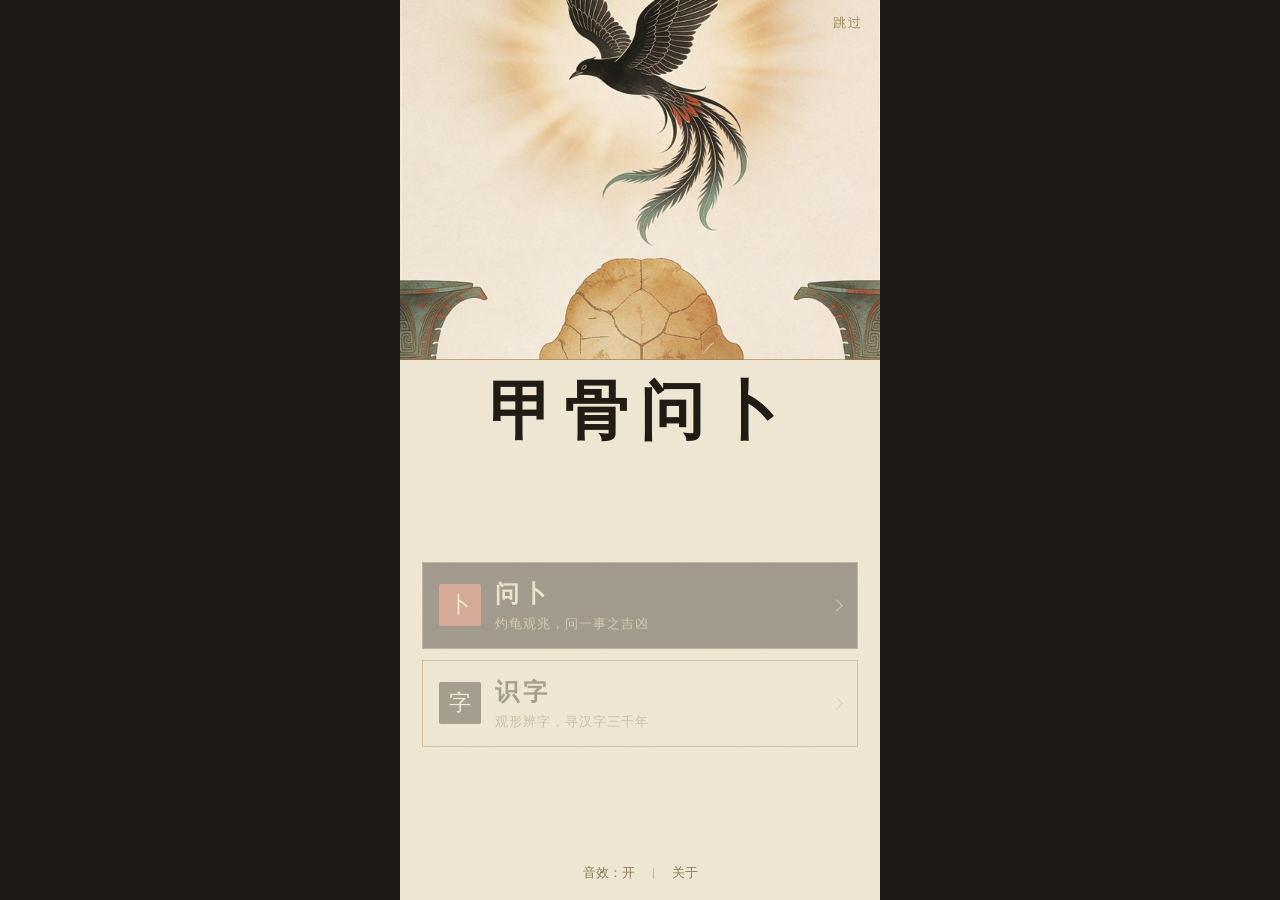
<file: index.html>
<!DOCTYPE html>
<html lang="zh-CN">
<head>
<meta charset="UTF-8">
<meta name="viewport" content="width=device-width, initial-scale=1.0, maximum-scale=1.0, user-scalable=no">
<title>甲骨问卜</title>
<link rel="stylesheet" href="css/style.css">
</head>
<body>
<div id="app">

  <!-- 首页 · 双门户 -->
  <section class="screen active intro" id="s-home">
    <span class="intro-skip" id="intro-skip">跳过</span>
    <div class="home-art">
      <img class="hero-layer l-ground" src="img/hero.jpg" alt="">
      <img class="hero-layer l-bird" src="img/hero.jpg" alt="玄鸟">
    </div>
    <div class="home-body">
      <div class="htitle">甲骨问卜</div>
      <div class="doors">
        <div class="door night-door" id="door-divine">
          <span class="dseal">卜</span>
          <div class="d-text"><b>问卜</b><span>灼龟观兆，问一事之吉凶</span></div>
        </div>
        <div class="door" id="door-quiz">
          <span class="dseal ink">字</span>
          <div class="d-text"><b>识字</b><span>观形辨字，寻汉字三千年</span></div>
        </div>
      </div>
      <div class="home-tools">
        <span id="btn-sound">音效：开</span><i></i><span id="btn-about">关于</span>
      </div>
    </div>
  </section>

  <!-- 问卜 · 命龟 -->
  <section class="screen night" id="s-d-ask">
    <div class="topline"><span class="go-home" id="ask-home">返回</span><span>问卜</span><span></span></div>
    <div class="steps"><span class="cur">命龟</span><i></i><span>灼龟</span><i></i><span>卜辞</span></div>
    <div class="d-lead">
      <h3>述所问于龟</h3>
      <p>殷人卜以决疑：先于心中默念所问之事，告于龟灵，谓之“命龟”。<br>
      所问止于你心，不必说出。可择一事类，随卜辞刻记。</p>
    </div>
    <div class="d-cats" id="d-cats"></div>
    <button class="btn ink" id="btn-charge">命 龟</button>
    <div class="d-foot">只问吉凶，不算命</div>
  </section>

  <!-- 问卜 · 灼龟 -->
  <section class="screen night" id="s-d-burn">
    <div class="burn-dim" id="burn-dim"></div>
    <div class="topline"><span id="burn-cat">问卜</span><span>灼龟</span><span></span></div>
    <div class="steps"><span class="done">命龟</span><i></i><span class="cur">灼龟</span><i></i><span>卜辞</span></div>
    <div class="q-prompt" id="burn-hint">按住龟甲，施以火炷</div>
    <div class="burn-stage" id="burn-stage">
      <span class="tk tl"></span><span class="tk tr"></span>
      <span class="tk bl"></span><span class="tk br"></span>
      <img class="burn-shell" src="img/shell-dark.jpg" alt="龟腹甲">
      <div class="heatglow"></div>
      <canvas class="burn-fx" id="burn-fx"></canvas>
      <svg class="burn-crack" id="burn-crack" viewBox="0 0 200 200" preserveAspectRatio="none"></svg>
      <i class="burn-flash" id="burn-flash"></i>
    </div>
    <div class="heat-meter" id="heat-meter"><i id="heat-fill"></i></div>
    <div class="burn-say" id="burn-verdict">
      <span class="bsay-prefix">占曰</span><span id="burn-verdict-v"></span>
    </div>
  </section>

  <!-- 问卜 · 卜辞 -->
  <section class="screen night" id="s-d-result">
    <div class="topline"><span class="go-home" id="oracle-home">返回</span><span>甲骨问卜·卜辞</span><span></span></div>
    <div class="steps"><span class="done">命龟</span><i></i><span class="done">灼龟</span><i></i><span class="cur">卜辞</span></div>
    <div class="oracle-bg"><img src="img/oracle-bg.jpg" alt="卜辞底"></div>
    <div class="oracle">
      <i class="o-pad"></i>
      <div class="o-meta" id="o-meta"></div>
      <div class="o-stage">
        <img src="img/shell-dark.jpg" alt="龟腹甲">
        <svg class="o-crack" id="o-crack" viewBox="0 0 200 200" preserveAspectRatio="none"></svg>
      </div>
      <div class="o-grade" id="o-grade">吉</div>
      <div class="o-text" id="o-text"></div>
      <i class="o-pad bot"></i>
    </div>
    <div class="o-tools">
      <button class="btn hair" id="btn-redivine">再占一次</button>
      <button class="btn hair" id="btn-to-quiz">去识字</button>
      <button class="btn ink" id="btn-save-oracle">保存卜辞</button>
    </div>
    <div class="d-foot">殷人卜以决疑。此为甲骨文化体验，非算命之断，吉凶在人。</div>
  </section>

  <!-- 答题 -->
  <section class="screen" id="s-quiz">
    <div class="topline"><span id="q-index">第 1 / 12 字</span><span id="q-score">已识 0 字</span></div>
    <div class="progress"><i id="q-progress"></i></div>
    <div class="q-prompt">观此甲骨之形，今日为何字？</div>
    <span class="qbird tl" aria-hidden="true"></span>
    <span class="qbird br" aria-hidden="true"></span>
    <div class="glyph-card" id="q-glyph">
      <img class="shellbg" src="img/shell-pl.png" alt="">
      <div class="glyph-slot" id="q-glyph-slot"></div>
      <span class="kaishu" id="q-kaishu"></span>
      <svg class="crack" viewBox="0 0 200 200" preserveAspectRatio="none">
        <path d="M100 8 L92 52 L108 86 L88 120 L104 158 L96 194"/>
        <path d="M92 52 L60 66 M108 86 L146 74 M88 120 L58 134 M104 158 L140 172"/>
      </svg>
    </div>
    <div class="q-tip" id="q-tip"></div>
    <div class="opts" id="q-opts"></div>
  </section>

  <!-- 拓印 · 擦刮 -->
  <section class="screen" id="s-rub">
    <div class="topline"><span id="rub-index">拓 · 字</span><span>亲手拓印</span></div>
    <div class="progress"><i id="rub-progress"></i></div>
    <div class="q-prompt" id="rub-hint">以指涂抹龟甲墨拓，显出甲骨之形</div>
    <div class="rub-stage" id="rub-stage">
      <span class="rub-bird" aria-hidden="true"></span>
      <div class="glyph-card rub-base">
        <div class="glyph-slot" id="rub-glyph-slot"></div>
      </div>
      <canvas id="rub-canvas"></canvas>
    </div>
    <div class="opts" id="rub-opts" style="display:none;"></div>
  </section>

  <!-- 观变 · 字源时间轴 -->
  <section class="screen" id="s-evo">
    <div class="topline">
      <span class="evo-back" id="evo-skip">跳过</span>
      <span id="evo-era">商·甲骨</span>
      <span></span>
    </div>
    <div class="evo-stage" id="evo-stage">
      <div class="evo-carousel" id="evo-carousel"></div>
      <div class="evo-char-name">「<span id="evo-char"></span>」字之变</div>
    </div>
    <div class="evo-note" id="evo-note"></div>
    <div class="evo-rail" id="evo-rail"></div>
    <button class="btn hair" id="evo-done">继续寻踪</button>
  </section>

  <!-- 结果 -->
  <section class="screen" id="s-result">
    <span class="result-bird" aria-hidden="true"></span>
    <div class="result-card">
      <img src="img/result.jpg" alt="">
      <div class="r-label">甲骨问卜·识字</div>
      <div class="r-score">识得 <b id="r-score">0</b> / <span id="r-total">12</span> 字</div>
      <div class="r-grade" id="r-grade"></div>
      <div class="r-text" id="r-text"></div>
    </div>
    <!-- 巨字刻痕：位移滤镜制造刀凿毛边（不支持时字仍正常显示） -->
    <svg width="0" height="0" style="position:absolute" aria-hidden="true">
      <filter id="carvedge">
        <feTurbulence type="fractalNoise" baseFrequency="0.035 0.09" numOctaves="2" seed="9"/>
        <feDisplacementMap in="SourceGraphic" scale="7"/>
      </filter>
    </svg>
    <div class="result-tools">
      <button class="btn hair" id="btn-replay">再寻一次</button>
      <button class="btn ink" id="btn-share">保存字鉴</button>
    </div>
    <div class="cross-link" id="btn-to-divine">去问卜</div>
  </section>

  <!-- 解说弹层（答题/拓印共用） -->
  <div class="explain-mask" id="e-mask">
    <div class="explain-sheet">
      <h4 id="e-title">卜象吉</h4>
      <p id="e-text"></p>
      <div class="explain-actions">
        <button class="btn hair" id="btn-evo">观字形之变</button>
        <button class="btn ink" id="btn-next">继续</button>
      </div>
    </div>
  </div>

  <!-- 字鉴收藏卡预览（长按图片保存） -->
  <div class="card-mask" id="card-mask">
    <div class="card-preview">
      <p class="card-hint">长按图片，保存字鉴</p>
      <a id="card-link" download="甲骨问卜-字鉴.jpg"><img id="card-img" alt="识字字鉴"></a>
      <span class="card-close" id="card-close">收起</span>
    </div>
  </div>

  <!-- 裂纹扫过转场：自中轴向上下灼开，0.4s；中点换页，新页自裂纹后浮现 -->
  <div class="crack-fx" id="crack-fx" aria-hidden="true">
    <svg viewBox="0 0 200 400" preserveAspectRatio="none">
      <path class="cf-glow" d="M100 200 L96 168 L105 132 L93 96 L104 56 L98 20 L100 -8"/>
      <path class="cf-glow" d="M100 200 L104 234 L94 270 L107 308 L95 346 L102 380 L100 408"/>
      <path class="cf-main" d="M100 200 L96 168 L105 132 L93 96 L104 56 L98 20 L100 -8"/>
      <path class="cf-main" d="M100 200 L104 234 L94 270 L107 308 L95 346 L102 380 L100 408"/>
      <path class="cf-core" d="M100 200 L96 168 L105 132 L93 96 L104 56 L98 20 L100 -8"/>
      <path class="cf-core" d="M100 200 L104 234 L94 270 L107 308 L95 346 L102 380 L100 408"/>
      <!-- 短枝：随主纹同时灼开 -->
      <path class="cf-glow" d="M96 168 L78 156"/>
      <path class="cf-glow" d="M93 96 L74 102"/>
      <path class="cf-glow" d="M104 234 L124 224"/>
      <path class="cf-glow" d="M107 308 L128 316"/>
      <path class="cf-main" d="M96 168 L78 156"/>
      <path class="cf-main" d="M93 96 L74 102"/>
      <path class="cf-main" d="M104 234 L124 224"/>
      <path class="cf-main" d="M107 308 L128 316"/>
    </svg>
    <i class="cf-flash"></i>
  </div>

</div>

<script src="js/glyphs.js"></script>
<script src="js/data.js"></script>
<script src="js/app.js"></script>
<script src="js/divine.js"></script>
</body>
</html>
</file>
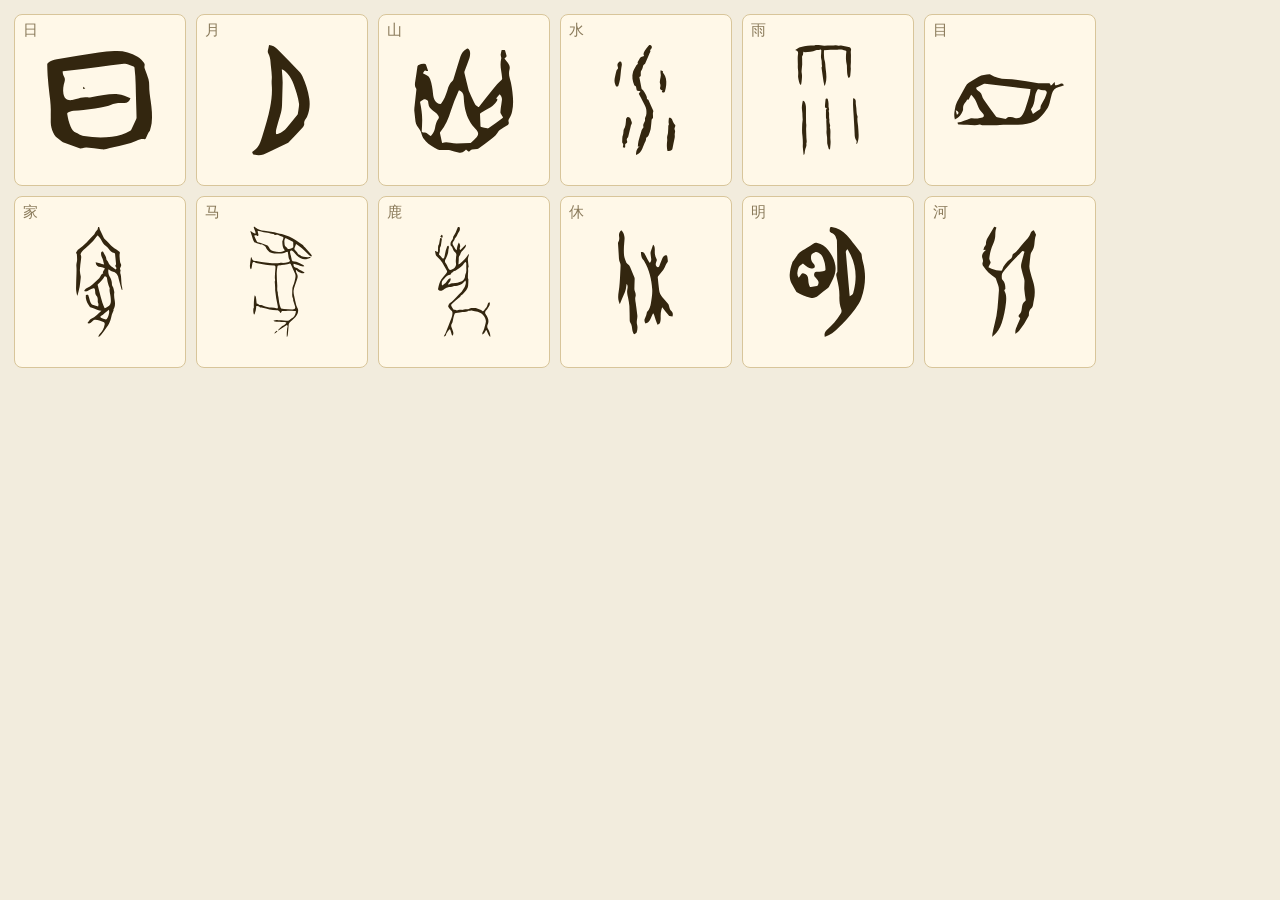
<file: contact-big.html>
<!DOCTYPE html>
<html lang="zh-CN"><head><meta charset="UTF-8"><title>甲骨放大</title>
<style>
body{margin:0;background:#F2ECDD;font-family:"Noto Serif SC",serif;padding:14px;}
.row{display:flex;gap:10px;flex-wrap:wrap;}
.cell{width:170px;height:170px;background:#fff8e8;border:1px solid #d8c59a;border-radius:8px;
  display:flex;align-items:center;justify-content:center;position:relative;}
.cell svg{width:74%;color:#33260f;}
.cell span{position:absolute;left:8px;top:6px;font-size:15px;color:#8a7a5a;}
</style></head><body>
<div class="row" id="r1"></div>
<script src="js/glyphs.js"></script>
<script>
document.getElementById('r1').innerHTML='日月山水雨目家马鹿休明河'.split('').map(c=>
  `<div class="cell"><span>${c}</span>${GLYPHS_JIAGU[c]}</div>`).join('');
</script></body></html>
</file>
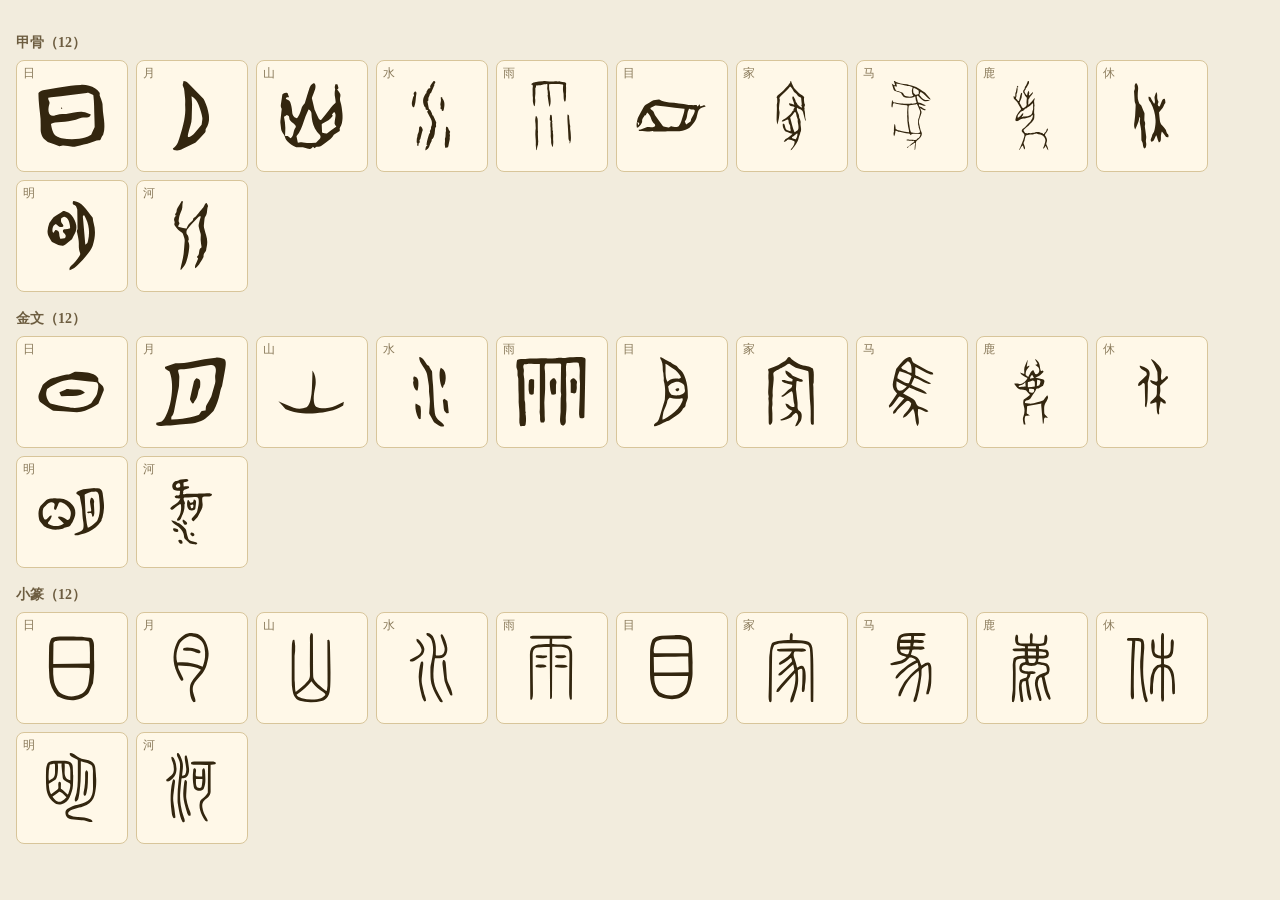
<file: contact.html>
<!DOCTYPE html>
<html lang="zh-CN">
<head>
<meta charset="UTF-8">
<title>字形总览</title>
<style>
body{margin:0;background:#F2ECDD;font-family:"Noto Serif SC",serif;padding:16px;}
h3{font-size:14px;color:#6d5d40;margin:18px 0 8px;}
.row{display:flex;gap:8px;flex-wrap:wrap;}
.cell{width:110px;height:110px;background:#fff8e8;border:1px solid #d8c59a;border-radius:8px;
  display:flex;align-items:center;justify-content:center;position:relative;}
.cell svg{width:72%;color:#33260f;}
.cell span{position:absolute;left:6px;top:4px;font-size:12px;color:#8a7a5a;}
</style>
</head>
<body>
<h3>甲骨（12）</h3><div class="row" id="r1"></div>
<h3>金文（12）</h3><div class="row" id="r2"></div>
<h3>小篆（12）</h3><div class="row" id="r3"></div>
<script src="js/glyphs.js"></script>
<script>
const chars='日月山水雨目家马鹿休明河'.split('');
[['r1',GLYPHS_JIAGU],['r2',GLYPHS_JINWEN],['r3',GLYPHS_XIAOZHUAN]].forEach(([id,set])=>{
  document.getElementById(id).innerHTML=chars.map(c=>
    `<div class="cell"><span>${c}</span>${set[c]}</div>`).join('');
});
</script>
</body>
</html>
</file>
<file: css/style.css>
/* 《甲骨问卜》—— 朱墨分职：纸 / 墨 / 骨白 / 青铜 / 朱砂 / 赭金
   朱砂只用于"卜"（评级、卜点、灼痕），青铜只用于确认，金只做发丝细线 */
:root{
  --paper:#EFE7D3; --ink:#1F1A14; --bone:#F7F1E1;
  --bronze:#2F6E6A; --cinnabar:#A63A2E; --gold:#9C7B45;
  --serif:"Noto Serif SC","Source Han Serif SC","STKaiti","KaiTi","SimSun",serif;
  --sans:"Noto Sans SC","Source Han Sans SC","Microsoft YaHei",sans-serif;
}
*{margin:0;padding:0;box-sizing:border-box;-webkit-tap-highlight-color:transparent;}
html,body{height:100%;}
body{
  background:#1c1917; color:var(--ink); display:flex; justify-content:center;
}
#app{
  width:100%; max-width:480px; min-height:100dvh; position:relative; overflow:hidden;
  background:var(--paper); font-family:var(--serif);
}
/* 细宣纸肌理（SVG 噪声，极淡） */
#app::before{content:"";position:absolute;inset:0;pointer-events:none;opacity:.5;z-index:2;
  background-image:url("data:image/svg+xml,%3Csvg xmlns='http://www.w3.org/2000/svg' width='160' height='160'%3E%3Cfilter id='n'%3E%3CfeTurbulence type='fractalNoise' baseFrequency='0.9' numOctaves='2'/%3E%3CfeColorMatrix values='0 0 0 0 0.45 0 0 0 0 0.36 0 0 0 0 0.2 0 0 0 0.04 0'/%3E%3C/filter%3E%3Crect width='100%25' height='100%25' filter='url(%23n)'/%3E%3C/svg%3E");}
.screen{position:absolute;inset:0;display:none;flex-direction:column;padding:22px 22px 26px;
  animation:screenIn .35s ease;z-index:1;overflow-y:auto;overflow-x:hidden;}
.screen.active{display:flex;}
@keyframes screenIn{from{opacity:0;}to{opacity:1;}}

/* 通用构件 */
.topline{display:flex;justify-content:space-between;align-items:center;font-size:14px;color:#8a7a5a;
  letter-spacing:.12em;position:relative;z-index:3;}
.progress{height:2px;background:rgba(156,123,69,.28);overflow:hidden;margin:13px 0 4px;
  position:relative;z-index:3;}
.progress i{display:block;height:100%;background:var(--gold);width:0;transition:width .4s ease;}
.btn{
  display:block;width:100%;padding:16px;border:1px solid transparent;border-radius:2px;cursor:pointer;
  font-size:16px;letter-spacing:.3em;text-indent:.3em;font-family:var(--serif);
  position:relative;z-index:3;transition:opacity .12s;}
.btn:active{opacity:.8;}
.btn.ink{background:var(--ink);color:var(--bone);}
.btn.hair{background:transparent;color:var(--ink);border-color:var(--gold);letter-spacing:.22em;
  text-indent:.22em;}

/* 首页 —— 全出血主视觉 + 双门户，唯一的入场编排 */
#s-home{padding:0;}
.home-art{height:40vh;overflow:hidden;position:relative;z-index:3;}
.home-art::after{content:"";position:absolute;left:0;right:0;bottom:0;height:1px;
  background:rgba(156,123,69,.6);}
/* 同图双层：同 src 同裁切，仅显示区域不同（接缝在玄鸟与龟甲间的空白带），
   分别承担“玄鸟飞入”与“山河龟甲浮起”；重叠像素一致，无拼接痕 */
.hero-layer{position:absolute;inset:0;width:100%;height:100%;object-fit:cover;
  object-position:center 30%;}
.l-bird{clip-path:inset(0 0 32% 0);}
.l-ground{clip-path:inset(62% 0 0 0);}
.home-body{flex:1;display:flex;flex-direction:column;justify-content:space-between;
  padding:20px 22px 18px;position:relative;z-index:3;}
/* 主标题档：四字占屏宽约 70%（含 .18em 字距，总宽≈4.54em） */
.htitle{font-size:clamp(52px,15.4vw,64px);font-weight:900;letter-spacing:.18em;
  color:var(--ink);line-height:1;text-align:center;}
.doors{display:flex;flex-direction:column;gap:11px;transition:opacity .4s ease;}
.door{display:flex;align-items:center;gap:14px;padding:15px 16px;
  border:1px solid var(--gold);cursor:pointer;user-select:none;transition:transform .12s,opacity .12s;}
.door::after{content:"";width:8px;height:8px;flex:none;margin-left:auto;align-self:center;
  border-top:1px solid #b3a074;border-right:1px solid #b3a074;transform:rotate(45deg);}
.door:active{transform:translateY(1px);opacity:.75;}
.dseal{width:42px;height:42px;flex:none;background:var(--cinnabar);color:var(--bone);
  display:flex;align-items:center;justify-content:center;font-size:22px;border-radius:2px;}
.dseal.ink{background:var(--ink);}
.d-text b{display:block;font-size:24px;letter-spacing:.18em;margin-bottom:4px;}
.d-text span{font-size:13px;color:#8a7a5a;letter-spacing:.08em;}
.home-tools{display:flex;justify-content:center;align-items:center;
  font-size:13px;color:#8a7a5a;}
.home-tools span{padding:0 18px;cursor:pointer;}
.home-tools i{width:1px;height:11px;background:#c9b98f;font-style:normal;}
@keyframes rise{from{opacity:0;transform:translateY(14px);}to{opacity:1;transform:none;}}

/* 首页开场（仅 .intro 在场上时生效；总时长 2.5s）：
   玄鸟远飞入(0–1s) → 山河龟甲浮起(.3–1.3s) → 标题末淡入(1.8–2.3s)。
   动画期间门户半透明不可点；结束或跳过后一切回归终态 */
.intro-skip{display:none;position:absolute;top:14px;right:16px;z-index:10;
  color:#a08a5e;font-size:13px;letter-spacing:.2em;cursor:pointer;
  font-family:var(--serif);}
#s-home.intro .intro-skip{display:block;}
#s-home.intro .l-bird{opacity:0;transform:scale(.5);transform-origin:50% 28%;
  animation:birdIn 1s cubic-bezier(.2,.7,.2,1) forwards;}
#s-home.intro .l-ground{opacity:0;transform:translateY(50px);
  animation:groundUp 1s cubic-bezier(.2,.7,.2,1) .3s forwards;}
#s-home.intro .htitle{opacity:0;animation:titleIn .5s ease 1.8s forwards;}
#s-home.intro .doors{opacity:.35;pointer-events:none;}
/* 玄鸟轻翔：入场合拢后，几不可察的展翅起伏（3.2s 一周，不细看不觉） */
#s-home:not(.intro) .l-bird{animation:birdSoar 3.2s ease-in-out infinite;}
@keyframes birdSoar{0%,100%{transform:none;}50%{transform:translateY(-3px) rotate(-.35deg);}}
@keyframes birdIn{from{opacity:0;transform:scale(.5);}
  to{opacity:1;transform:scale(1);}}
@keyframes groundUp{from{opacity:0;transform:translateY(50px);}
  to{opacity:1;transform:none;}}
@keyframes titleIn{to{opacity:1;}}

/* 问卜 · 命龟 */
.go-home{cursor:pointer;color:#a08a5e;}
.d-lead h3{font-size:24px;letter-spacing:.12em;margin:28px 0 14px;}
.d-lead p{font-size:16px;line-height:2.1;color:#5d4f36;}
.d-cats{display:grid;grid-template-columns:repeat(3,1fr);gap:10px;margin:28px 0;}
.cat{padding:14px 0;text-align:center;border:1px solid var(--gold);font-size:16px;
  background:transparent;cursor:pointer;color:var(--ink);font-family:var(--serif);
  transition:background .2s,color .2s,border-color .2s;}
.cat:active{transform:translateY(1px);}
.cat.on{background:var(--ink);color:var(--bone);border-color:var(--ink);}
#btn-charge{margin-top:auto;}
.d-foot{font-size:13px;color:#9a8760;text-align:center;margin-top:14px;line-height:1.8;
  position:relative;z-index:3;}
/* 矮屏（高≤600，如 iPhone SE 初代）：命龟页紧凑一档，保证不出现纵向滚动 */
@media (max-height:600px){
  .steps{margin-top:8px;}
  .d-lead h3{margin:18px 0 10px;}
  .d-lead p{line-height:1.9;}
  .d-cats{margin:18px 0;}
  .cat{padding:11px 0;}
  .d-foot{margin-top:10px;}
}

/* 三步进度：命龟 → 灼龟 → 卜辞 */
.steps{display:flex;align-items:center;justify-content:center;gap:9px;margin-top:13px;
  font-size:13px;letter-spacing:.22em;color:#bcaf92;font-family:var(--serif);
  position:relative;z-index:3;}
.steps i{width:16px;height:1px;background:#ccbe99;font-style:normal;}
.steps .done{color:#9a8c6b;}
.steps .cur{color:var(--cinnabar);font-weight:700;}

/* 问卜 · 灼龟 */
/* 环境压暗：加热/裂后，四周暗下，视线聚于龟甲 */
.burn-dim{position:absolute;inset:0;pointer-events:none;
  opacity:0;transition:opacity .55s ease;z-index:0;
  background:radial-gradient(circle at 50% 47%,transparent 24%,
    rgba(33,25,17,.14) 46%,rgba(24,18,12,.30) 72%,rgba(17,12,8,.40) 90%,
    rgba(17,12,8,.40) 100%);}
#s-d-burn.heating .burn-dim,#s-d-burn.fired .burn-dim{opacity:1;}

.burn-stage{position:relative;width:min(72vw,300px);aspect-ratio:1;margin:26px auto 0;
  border:1px solid rgba(156,123,69,.55);touch-action:none;user-select:none;}
.burn-stage .tk{border-color:rgba(156,123,69,.85);}
.burn-shell{position:absolute;inset:0;width:100%;height:100%;object-fit:contain;
  mix-blend-mode:multiply;}
/* 火光：多层暖色，screen 透叠。
   阶段1：橙红火光自龟甲中心向外扩散（scale .18→1，1s）；
   ::before 深红底焰先显后退（深红→橙红升温），满 1s 后转为呼吸明灭 */
.heatglow{position:absolute;inset:0;opacity:0;pointer-events:none;transition:opacity .3s;
  mix-blend-mode:screen;z-index:2;
  background:radial-gradient(circle at 50% 60%,rgba(255,238,196,.92) 0%,rgba(240,150,60,.55) 17%,
    rgba(166,58,46,.30) 38%,transparent 62%);}
.heatglow::before{content:"";position:absolute;inset:0;opacity:0;transform:scale(.25);
  transform-origin:50% 60%;
  background:radial-gradient(circle at 50% 60%,rgba(168,40,30,.78) 0%,
    rgba(120,24,20,.42) 42%,transparent 68%);}
#s-d-burn.heating .heatglow{opacity:1;transform-origin:50% 60%;
  animation:heatgrow 1s cubic-bezier(.25,.7,.3,1) forwards,
    heatflick .24s ease-in-out 1s infinite alternate;}
#s-d-burn.heating .heatglow::before{animation:redgrow 1s ease forwards;}
/* 火裂之后：余光不退，留半盏暖 */
#s-d-burn.fired .heatglow{opacity:.5;}
@keyframes heatgrow{
  0%{transform:scale(.18);opacity:0;}
  12%{opacity:.9;}
  55%{transform:scale(.72);opacity:.95;}
  100%{transform:scale(1);opacity:1;}}
@keyframes redgrow{
  0%{transform:scale(.25);opacity:.92;}
  70%{opacity:.5;}
  100%{transform:scale(1);opacity:.26;}}
@keyframes heatflick{from{transform:scale(1);opacity:.86}to{transform:scale(1.045);opacity:1}}
/* 火星 / 烟雾粒子层 */
.burn-fx{position:absolute;inset:0;width:100%;height:100%;z-index:4;pointer-events:none;}
.burn-crack,.o-crack{position:absolute;inset:0;width:100%;height:100%;z-index:5;}
/* 三层灼热裂纹：辉光 / 朱砂 / 白炽核心 */
.hc{fill:none;stroke-dasharray:300;stroke-dashoffset:300;stroke-linecap:round;stroke-linejoin:round;}
.hc-glow{stroke:rgba(214,96,42,.5);stroke-width:6;filter:blur(3px);}
.hc-mid{stroke:var(--cinnabar);stroke-width:2.8;}
.hc-core{stroke:#FFE6B0;stroke-width:1.1;}
.hc.draw{animation:crackdraw .5s ease forwards;}
/* 点火一瞬：闪光 + 震屏 */
.burn-flash{position:absolute;inset:0;opacity:0;pointer-events:none;z-index:6;
  background:radial-gradient(circle at 50% 58%,rgba(255,252,242,1) 0%,
    rgba(255,238,186,.82) 30%,rgba(242,156,72,.4) 60%,transparent 82%);}
.burn-flash.fire{animation:flash .6s ease-out;}
@keyframes flash{0%{opacity:0}7%{opacity:1}100%{opacity:0}}
.burn-stage.shake{animation:stageShake .55s cubic-bezier(.36,.07,.19,.97);}
@keyframes stageShake{
  10%,90%{transform:translate(-1px,0)}20%,80%{transform:translate(2px,1px)}
  30%,50%,70%{transform:translate(-3px,-1px)}40%,60%{transform:translate(3px,1px)}}
.burn-say{display:flex;justify-content:center;align-items:baseline;gap:14px;margin-top:20px;
  opacity:0;position:relative;z-index:3;}
.burn-say.show{animation:glyphIn .5s ease both;}
.bsay-prefix{font-size:19px;color:var(--gold);letter-spacing:.2em;}
.burn-say #burn-verdict-v{font-size:64px;color:var(--cinnabar);font-weight:900;line-height:1;}
.heat-meter{height:2px;background:rgba(156,123,69,.25);margin-top:16px;position:relative;z-index:3;
  transition:opacity .3s;}
.heat-meter i{display:block;height:100%;background:var(--cinnabar);width:0;}
#s-d-burn.heating .heat-meter i{transition:width 2s linear;width:100%;
  background:linear-gradient(90deg,#C97B3E,#A63A2E);box-shadow:0 0 6px rgba(214,96,42,.8);}

/* 问卜 · 卜辞（Seedream 底图：上玄鸟 / 中灼晕 / 下山纹铜边） */
.oracle-bg{position:absolute;inset:0;z-index:0;}
.oracle-bg img{display:block;width:100%;height:100%;object-fit:cover;}
/* 不设 z-index：避免形成堆叠上下文，保证 shell 的 multiply 能与底图混合 */
.oracle{flex:1;display:flex;flex-direction:column;align-items:center;justify-content:flex-start;
  position:relative;}
.o-meta,.o-grade,.o-text{position:relative;}
.o-pad{flex:.9;}
.o-pad.bot{flex:1;}
.o-meta{font-size:13px;color:#7a6745;letter-spacing:.1em;}
.o-stage{position:relative;width:min(56vw,220px);aspect-ratio:1;margin-top:12px;}
.o-stage img{position:absolute;inset:0;width:100%;height:100%;object-fit:contain;
  mix-blend-mode:multiply;}
.o-crack path{fill:none;stroke:var(--cinnabar);stroke-width:2.8;stroke-linecap:round;}
.o-grade{font-size:108px;color:var(--cinnabar);font-weight:900;line-height:1;margin-top:18px;}
.o-text{font-size:16px;color:#43351e;line-height:2;text-align:center;padding:0 8px;margin-top:10px;}
.o-tools{display:flex;gap:10px;position:relative;z-index:3;margin-top:6px;}
.o-tools .btn{flex:1;font-size:15px;padding:14px 4px;letter-spacing:.1em;text-indent:.1em;}

/* 识字结果 → 问卜导流 */
.cross-link{text-align:center;font-size:13px;color:#a08a5e;margin-top:18px;cursor:pointer;
  letter-spacing:.15em;}

/* 答题 / 拓印底纹：原满铺立鸟纹与角落飞玄鸟母题重复、显卡通，已弃用，
   改为纯纸/纯墨底 + 单只玄鸟点景（.qbird / .rub-bird），让龟甲与字做主角 */

/* 任务2：玄鸟贯穿全程 —— CSS mask 引用切图（bird-fly 飞玄鸟 / bird-line 站立青铜鸟），
   颜色随 background-color：纸页用 ink/gold，拓印墨页用骨白；装饰而已，不抢视线 */
#s-quiz .qbird{position:absolute;width:132px;aspect-ratio:262/466;pointer-events:none;
  z-index:1;opacity:.08;background-color:var(--ink);
  -webkit-mask:url("../img/bird-fly.png") center/contain no-repeat;
          mask:url("../img/bird-fly.png") center/contain no-repeat;}
#s-quiz .qbird.tl{top:84px;left:0;transform:scaleX(-1);}
#s-quiz .qbird.br{bottom:104px;right:0;}
#s-rub .rub-bird{position:absolute;left:50%;top:-30px;width:26px;aspect-ratio:189/229;
  transform:translateX(-50%);pointer-events:none;background-color:rgba(233,220,190,.82);
  -webkit-mask:url("../img/bird-line.png") center/contain no-repeat;
          mask:url("../img/bird-line.png") center/contain no-repeat;}
.rail-bird{flex:0 0 9%;height:18px;aspect-ratio:189/229;pointer-events:none;
  margin-top:3px;background-color:var(--gold);
  -webkit-mask:url("../img/bird-line.png") center/contain no-repeat;
          mask:url("../img/bird-line.png") center/contain no-repeat;}
.result-bird{position:absolute;left:50%;top:27%;width:90%;aspect-ratio:262/466;
  transform:translate(-50%,-50%);z-index:1;pointer-events:none;opacity:.07;
  background-color:var(--ink);
  -webkit-mask:url("../img/bird-fly.png") center/contain no-repeat;
          mask:url("../img/bird-fly.png") center/contain no-repeat;}

/* 答题：无框大龟甲（甲身裁片 395×545，羽化融入纸面） */
#s-quiz .glyph-card{margin:auto 0;height:min(58vh,520px);width:auto;max-width:94vw;
  aspect-ratio:395/545;border:none;
  animation:shellBreathe 3s ease-in-out infinite;}
#s-quiz .glyph-card.wrong{animation:shake .35s;} /* 答错时呼吸让位于抖动 */
@keyframes shellBreathe{0%,100%{transform:scale(1);}50%{transform:scale(1.02);}}
#s-quiz .shellbg{object-fit:fill;}
#s-quiz .glyph-slot svg{width:88%;}
#s-quiz .kaishu{font-size:150px;}
#s-quiz .opts{margin-top:auto;}
.q-prompt{font-size:16px;color:#5d4f36;letter-spacing:.08em;margin:14px 0 6px;
  font-family:var(--serif);position:relative;z-index:3;}
.glyph-card{
  width:100%;max-width:356px;aspect-ratio:1;margin:10px auto 0;position:relative;flex:none;
  border:1px solid rgba(156,123,69,.55);background:transparent;z-index:3;
  display:flex;align-items:center;justify-content:center;}
.glyph-card .shellbg{position:absolute;inset:0;width:100%;height:100%;object-fit:contain;}
.glyph-slot{position:relative;z-index:2;width:100%;height:100%;display:flex;
  align-items:center;justify-content:center;}
.glyph-slot svg{width:62%;color:#2a2013;animation:glyphIn .5s cubic-bezier(.2,.8,.3,1.1);}
@keyframes glyphIn{from{opacity:0;transform:scale(.8);}to{opacity:1;transform:none;}}
/* 图版四角刻符 */
.tk{position:absolute;width:14px;height:14px;border:0 solid var(--ink);z-index:4;
  pointer-events:none;}
.tk.tl{top:-5px;left:-5px;border-top-width:1.5px;border-left-width:1.5px;}
.tk.tr{top:-5px;right:-5px;border-top-width:1.5px;border-right-width:1.5px;}
.tk.bl{bottom:-5px;left:-5px;border-bottom-width:1.5px;border-left-width:1.5px;}
.tk.br{bottom:-5px;right:-5px;border-bottom-width:1.5px;border-right-width:1.5px;}
/* 楷书显字层：答对后甲骨刻痕溶去，楷书自 1.1 倍大敛入 */
.kaishu{position:absolute;inset:0;z-index:2;display:flex;align-items:center;
  justify-content:center;font-size:126px;line-height:1;color:var(--ink);
  font-family:var(--serif);opacity:0;transform:scale(1.1);pointer-events:none;}
.glyph-card.morph .glyph-slot svg{opacity:0;transition:opacity .8s ease;}
.glyph-card.morph .kaishu{opacity:1;transform:scale(1);
  transition:opacity .8s ease .5s,transform .8s cubic-bezier(.2,.8,.3,1) .5s;}
.glyph-card.correct{border-color:var(--bronze);}
.glyph-card.correct .tk{border-color:var(--bronze);}
.glyph-card.wrong{animation:shake .35s;}
@keyframes shake{0%,100%{transform:translateX(0);}25%{transform:translateX(-7px);}75%{transform:translateX(7px);}}
/* 答错裂纹：朱砂所绘，0.3s 骤然描出、再 0.5s 淡出，0.8s 内净尽不遮眼 */
.crack{position:absolute;inset:0;z-index:3;opacity:0;pointer-events:none;}
.crack path{fill:none;stroke:var(--cinnabar);stroke-width:2;stroke-linecap:round;
  stroke-dasharray:300;stroke-dashoffset:300;}
.glyph-card.wrong .crack{animation:crackFlash .8s ease forwards;}
.glyph-card.wrong .crack path{animation:crackdraw .3s ease forwards;}
@keyframes crackdraw{to{stroke-dashoffset:0;}}
@keyframes crackFlash{0%,6%{opacity:0;}12%,37%{opacity:1;}100%{opacity:0;}}

/* 答错提示：与裂纹同闪同隐（固定行高，选项不跳动） */
.q-tip{flex:none;height:26px;margin-top:6px;display:flex;align-items:center;
  justify-content:center;font-size:13px;letter-spacing:.3em;color:var(--cinnabar);
  font-family:var(--serif);opacity:0;position:relative;z-index:3;}
.q-tip.show{animation:tipFlash .8s ease;}
@keyframes tipFlash{0%,6%{opacity:0;}14%,45%{opacity:1;}100%{opacity:0;}}

/* 选项：四片龟甲碎片，各自不规则圆角、细金边线、淡龟甲色底 */
.opts{display:grid;grid-template-columns:1fr 1fr;gap:9px;margin-top:auto;
  background:none;border:none;position:relative;z-index:3;}
.opt{
  padding:17px 0;text-align:center;font-size:24px;cursor:pointer;
  border:1px solid rgba(156,123,69,.6);
  background:linear-gradient(150deg,#F7EED9 0%,#F1E5C9 55%,#EBDCB9 100%);
  color:var(--ink);font-family:var(--serif);
  transition:background .15s,color .15s,border-color .15s,opacity .12s;}
/* 每片四角方圆各异，如自然崩裂的甲片 */
.opt:nth-child(1){border-radius:17px 7px 21px 9px/9px 19px 7px 15px;}
.opt:nth-child(2){border-radius:7px 19px 9px 23px/21px 9px 17px 7px;}
.opt:nth-child(3){border-radius:9px 23px 7px 17px/7px 15px 21px 9px;}
.opt:nth-child(4){border-radius:23px 7px 17px 7px/9px 7px 19px 21px;}
.opt:active{opacity:.82;}
/* 识得：深棕底骨白字，如墨刻入骨；错：朱砂描边，甲片仍在 */
.opt.right{background:var(--ink);color:var(--bone);border-color:var(--ink);}
.opt.bad{background:rgba(166,58,46,.08);color:var(--cinnabar);
  border-color:var(--cinnabar);border-width:1.5px;}
.opt.lock{pointer-events:none;}
.opt.lock:not(.right):not(.bad){opacity:.45;}

/* 解说弹层 */
.explain-mask{position:absolute;inset:0;background:rgba(20,16,10,.55);display:none;
  align-items:flex-end;z-index:20;}
.explain-mask.show{display:flex;animation:screenIn .3s;}
.explain-sheet{width:100%;background:var(--paper);padding:24px 24px 28px;
  border-top:2px solid var(--gold);animation:up .35s ease;}
@keyframes up{from{transform:translateY(40px);}to{transform:none;}}
.explain-sheet h4{font-size:16px;color:var(--cinnabar);letter-spacing:.25em;margin-bottom:10px;
  font-weight:700;font-family:var(--serif);}
.explain-sheet p{font-size:16px;line-height:1.9;color:#4a3c24;margin-bottom:16px;}
.explain-actions{display:flex;gap:12px;}
.explain-actions .btn{flex:1;font-size:16px;padding:14px;z-index:1;}

/* 字鉴收藏卡预览层（长按存图；遮罩点击收起） */
.card-mask{position:absolute;inset:0;background:rgba(20,16,10,.72);display:none;
  align-items:center;justify-content:center;padding:34px 30px;z-index:30;}
.card-mask.show{display:flex;animation:screenIn .3s;}
.card-preview{display:flex;flex-direction:column;align-items:center;width:100%;max-width:340px;}
.card-hint{flex:none;color:#cdbb92;font-size:13px;letter-spacing:.3em;margin-bottom:12px;
  font-family:var(--serif);}
#card-link{display:block;width:100%;line-height:0;}
#card-img{width:100%;max-height:72vh;border:1px solid rgba(176,146,94,.55);
  box-shadow:0 12px 42px rgba(0,0,0,.5);
  -webkit-touch-callout:default;touch-callout:default;user-select:auto;}
.card-close{flex:none;margin-top:16px;color:#a8936f;font-size:13px;letter-spacing:.3em;
  cursor:pointer;font-family:var(--serif);}

/* 拓印 —— 全场墨黑，拓白显形，全篇唯一高光 */
#s-rub{background:var(--ink);color:var(--bone);}
#s-rub .topline{color:rgba(247,241,225,.6);}
#s-rub .progress{background:rgba(247,241,225,.18);}
#s-rub .progress i{background:var(--bronze);}
#s-rub .q-prompt{color:rgba(247,241,225,.82);}
.rub-stage{position:relative;width:100%;max-width:380px;height:56vh;margin:auto;
  border:none;background:transparent;z-index:3;}
.rub-stage .glyph-card{position:absolute;inset:0;margin:0;max-width:none;border:none;background:transparent;}
.rub-stage .glyph-slot svg{width:72%;color:var(--bone);}
#rub-canvas{position:absolute;inset:0;width:100%;height:100%;z-index:4;touch-action:none;cursor:crosshair;}
#s-rub .opts{gap:9px;}
#s-rub .opt{background:rgba(233,220,190,.07);color:rgba(233,220,190,.92);
  border-color:rgba(176,146,94,.55);}
#s-rub .opt.right{background:var(--bone,#F7F1E1);color:var(--ink);
  border-color:var(--bone,#F7F1E1);}
#s-rub .opt.bad{background:rgba(198,74,52,.14);color:#D9705C;
  border-color:#C64A34;}

/* 观变 —— 横向字源轮播（cover-flow）
   当前阶段居中放大高亮；左右邻阶 .3 透明、.7 缩小、向外偏移；
   再外的阶段隐去。0.6s 平滑滑动，仅 transform/opacity */
.evo-back{cursor:pointer;color:#a08a5e;}
.evo-stage{flex:1;display:flex;flex-direction:column;align-items:center;justify-content:center;gap:14px;
  min-height:0;}
.evo-carousel{position:relative;width:100%;height:min(66vw,272px);flex:none;touch-action:pan-y;}
.evo-cell{position:absolute;inset:0;display:flex;align-items:center;justify-content:center;
  pointer-events:none;opacity:0;color:var(--ink);}
/* --y：当前字轻浮专用（@property 注册后方可连续插值；不支持时回退 0） */
@property --y{syntax:"<length>";inherits:false;initial-value:0px;}
.cell-box{width:min(60vw,240px);aspect-ratio:1;display:flex;align-items:center;justify-content:center;
  transform:translateX(var(--x,0)) translateY(var(--y,0)) scale(var(--s,1));transform-origin:center;}
.evo-cell.cur .cell-box{animation:evoFloat 3.4s ease-in-out infinite;}
@keyframes evoFloat{0%,100%{--y:0px;}50%{--y:-7px;}}
.evo-carousel.ready .evo-cell{transition:opacity .6s ease;}
.evo-carousel.ready .cell-box{transition:transform .6s cubic-bezier(.25,.8,.3,1);}
.cell-box svg{width:100%;height:100%;}
.cell-box span.txt{font-size:116px;line-height:1;}
.cell-box img.li-glyph{width:100%;height:100%;object-fit:contain;}
.cell-box span.txt.kai{font-family:"STKaiti","KaiTi","Noto Serif SC",serif;}
.evo-char-name{font-size:13px;color:#8a7a5a;letter-spacing:.2em;}
.evo-note{font-size:16px;line-height:1.9;color:#5d4f36;text-align:left;
  border-left:2px solid var(--bronze);padding:2px 0 2px 12px;margin:0 0 18px;
  font-family:var(--serif);position:relative;z-index:3;}
.evo-note.flash{animation:evoFade .45s ease;}
@keyframes evoFade{from{opacity:.2;}to{opacity:1;}}
.evo-rail{display:flex;justify-content:space-between;align-items:flex-start;margin-bottom:20px;
  position:relative;z-index:3;}
.evo-rail::before{content:"";position:absolute;top:12px;left:10%;right:10%;height:1px;
  background:rgba(156,123,69,.4);}
.evo-node{flex:1;text-align:center;cursor:pointer;position:relative;z-index:1;}
.evo-node i{display:block;width:24px;height:24px;border-radius:50%;background:var(--paper);
  border:1.5px solid var(--gold);margin:0 auto 7px;font-style:normal;font-size:11.5px;
  line-height:21px;color:#9a8760;transition:all .2s;}
.evo-node span{font-size:12px;color:#9a8760;font-family:var(--serif);}
.evo-node.on i{background:var(--bronze);border-color:var(--bronze);color:var(--bone);}
.evo-node.on span{color:var(--bronze);font-weight:600;}
#evo-done{font-size:16px;padding:14px;}

/* 结果 —— 卷轴为底，评级巨字压轴，短判词横承其下 */
#s-result{justify-content:center;}
.result-card{
  padding:66px 26px 34px;text-align:center;position:relative;overflow:hidden;
  height:min(72vh,648px);display:flex;flex-direction:column;justify-content:center;z-index:3;}
.result-card img{position:absolute;inset:0;width:100%;height:100%;object-fit:cover;
  object-position:center 30%;z-index:0;}
.result-card > *{position:relative;z-index:1;}
.result-card .r-label{font-size:13px;letter-spacing:.32em;color:#8a7752;font-family:var(--serif);}
.result-card .r-score{font-size:13px;color:#8a7752;line-height:1.8;letter-spacing:.08em;margin-top:5px;}
.result-card .r-grade{flex:1;min-height:0;display:flex;flex-direction:column;align-items:center;
  justify-content:center;gap:0;}
.r-grade span{
  font-family:var(--serif);font-weight:900;
  font-size:clamp(158px,45vw,190px);line-height:1.04;
  color:var(--cinnabar);
  text-shadow:0 1px 0 rgba(255,236,214,.55),0 -2px 4px rgba(84,16,10,.22),
    2px 3px 12px rgba(70,20,10,.16);
  opacity:0;transform:translateY(26px) scale(1.06);
  animation:gradeEmerge .95s cubic-bezier(.22,.75,.25,1) forwards;}
/* 从甲骨纹理中慢慢显现：毛边刻痕滤镜全程保留，模糊→清晰 */
@keyframes gradeEmerge{
  0%{opacity:0;transform:translateY(26px) scale(1.06);
     filter:url(#carvedge) blur(14px);}
  55%{opacity:1;}
  100%{opacity:1;transform:none;filter:url(#carvedge) blur(0);}
}
.result-card .r-text{font-size:15px;color:#5d4f36;line-height:1.7;letter-spacing:.08em;
  margin-top:2px;transform:translateY(-8px);font-family:var(--serif);}
.result-tools{display:flex;gap:12px;margin-top:18px;position:relative;z-index:3;}
.result-tools .btn{flex:1;font-size:16px;letter-spacing:.2em;text-indent:.2em;padding:14px;}

/* ============================================================
   问卜三屏 · 「玄漆夜祭」深色方案
   白日识字（浅纸）／夜阑问卜（玄漆）；老师：底色要沉、要有神秘感
   ============================================================ */
.night{
  --n-base:#17120E; --n-halo:#2A1F16; --n-edge:#0D0A07;
  --n-text:#E9DCBE; --n-sub:#A8936F; --n-faint:#84735A;
  --n-line:rgba(176,146,94,.5); --n-cinnabar:#C64A34;
  background:radial-gradient(circle at 50% 44%,var(--n-halo) 0%,var(--n-base) 56%,var(--n-edge) 100%);
}
/* 深底细噪：如骨屑微光（#app::before 的暗噪在深底上不可见） */
.night::before{content:"";position:absolute;inset:0;pointer-events:none;opacity:.05;z-index:0;
  background-image:url("data:image/svg+xml,%3Csvg xmlns='http://www.w3.org/2000/svg' width='160' height='160'%3E%3Cfilter id='n'%3E%3CfeTurbulence type='fractalNoise' baseFrequency='0.9' numOctaves='2'/%3E%3CfeColorMatrix values='0 0 0 0 0.91 0 0 0 0 0.86 0 0 0 0 0.75 0 0 0 0.5 0'/%3E%3C/filter%3E%3Crect width='100%25' height='100%25' filter='url(%23n)'/%3E%3C/svg%3E");}

/* 龟甲合成翻转：黑底 screen 消去，骨甲如在暗中受火自明 */
.night .burn-shell,.night .o-stage img{mix-blend-mode:screen;}

/* 顶栏 / 返回 / 步骤 */
.night .topline{color:var(--n-sub);}
.night .go-home{color:var(--n-sub);}
.night .steps{color:#7d6f55;}
.night .steps i{background:rgba(176,146,94,.45);}
.night .steps .done{color:#8a7a5c;}
.night .steps .cur{color:var(--n-cinnabar);}

/* 命龟：标题骨白、释文暖金；事类片选中如点亮的骨片 */
.night .d-lead h3{color:var(--n-text);}
.night .d-lead p{color:var(--n-sub);}
.night .cat{border-color:var(--n-line);color:var(--n-text);}
.night .cat.on{background:var(--n-text);color:var(--n-base);border-color:var(--n-text);}

/* 按钮：主按钮朱砂祭印；发丝按钮暖金描边骨白字 */
.night .btn.ink{background:var(--n-cinnabar);color:var(--n-text);}
.night .btn.hair{color:var(--n-text);border-color:var(--n-line);}
.night .d-foot{color:var(--n-faint);}

/* 灼龟：甲框与刻痕收为暗金；暗角在玄漆上再沉一层 */
.night .burn-stage{border-color:var(--n-line);}
.night .burn-stage .tk{border-color:rgba(176,146,94,.8);}
.night .burn-dim{background:radial-gradient(circle at 50% 47%,transparent 20%,
  rgba(10,7,4,.25) 46%,rgba(8,6,3,.55) 72%,rgba(6,4,2,.72) 90%,
  rgba(6,4,2,.72) 100%);}

/* 裂纹三层在暗底提亮：辉光暖、朱砂烈、核心白炽（核心层不变） */
.night .hc-glow{stroke:rgba(224,120,56,.55);}
.night .hc-mid{stroke:var(--n-cinnabar);}
.night .o-crack path{stroke:var(--n-cinnabar);}

/* 火候环 / 占曰 */
.night .heat-meter{background:rgba(176,146,94,.22);}
.night .bsay-prefix{color:var(--n-sub);}
.night .burn-say #burn-verdict-v{color:var(--n-cinnabar);}

/* 卜辞 */
.night .o-meta{color:var(--n-sub);}
.night .o-grade{color:var(--n-cinnabar);}
.night .o-text{color:var(--n-text);}

/* 首页 · 问卜门户的夜祭预告：玄漆黑面板 */
.night-door{background:#14100C;border-color:rgba(176,146,94,.55);}
.night-door .d-text b{color:var(--n-text, #E9DCBE);}
.night-door .d-text span{color:#A8936F;}
.night-door::after{border-top-color:#B0925E;border-right-color:#B0925E;}

/* ===== 任务7：裂纹扫过转场（0.4s，明暗页面通用） ===== */
.crack-fx{position:absolute;inset:0;z-index:40;pointer-events:none;opacity:0;}
.crack-fx svg{position:absolute;inset:0;width:100%;height:100%;overflow:visible;}
/* pathLength:100 归一化，dashoffset 100→0 即自中轴向上/下灼开 */
.crack-fx path{fill:none;stroke-linecap:round;pathLength:100;
  stroke-dasharray:100;stroke-dashoffset:100;}
.cf-glow{stroke:rgba(224,120,56,.7);stroke-width:8;filter:blur(3px);}
.cf-main{stroke:var(--cinnabar);stroke-width:3.2;}
.cf-core{stroke:#F4E8D2;stroke-width:1.3;}
.cf-flash{position:absolute;inset:0;opacity:0;
  background:radial-gradient(circle at 50% 50%,rgba(255,224,170,.5) 0%,
    rgba(198,74,52,.18) 28%,transparent 55%);}
.crack-fx.go{animation:cfCover .4s ease;}
.crack-fx.go path{animation:cfDraw .4s ease;}
.crack-fx.go .cf-flash{animation:cfFlash .4s ease;}
@keyframes cfDraw{0%{stroke-dashoffset:100;}38%{stroke-dashoffset:0;}100%{stroke-dashoffset:0;}}
@keyframes cfFlash{0%{opacity:0;}28%{opacity:1;}55%{opacity:.45;}100%{opacity:0;}}
@keyframes cfCover{0%{opacity:0;}12%{opacity:1;}62%{opacity:1;}100%{opacity:0;}}

/* 尊重减弱动效偏好 */
@media (prefers-reduced-motion: reduce){
  *,*::before,*::after{animation-duration:.01ms !important;animation-delay:0 !important;
    transition-duration:.01ms !important;}
}
</file>
